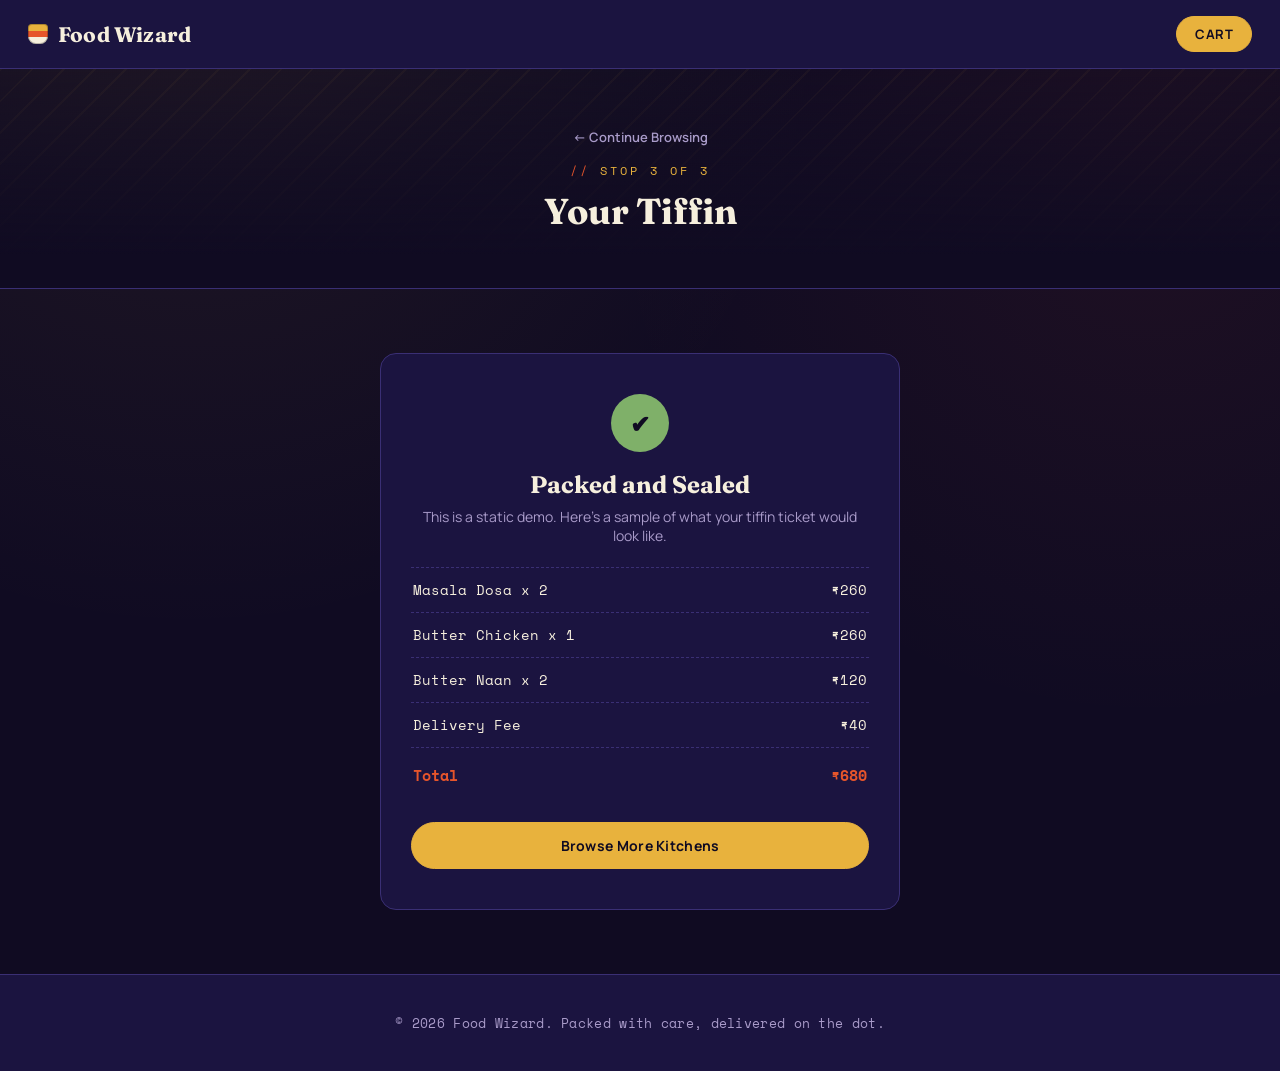
<file: cart.html>
<!DOCTYPE html>
<html lang="en">
<head>
<meta charset="UTF-8">
<meta name="viewport" content="width=device-width, initial-scale=1.0">
<title>Food Wizard | Your Tiffin</title>
<link rel="stylesheet" href="style.css">
</head>
<body>

<div class="topbar">
  <a href="index.html" class="logo">Food Wizard</a>
  <a href="cart.html" class="cart">Cart</a>
</div>

<div class="banner">
  <a href="index.html" class="back">&larr; Continue Browsing</a>
  <p class="step">Stop 3 of 3</p>
  <h1 class="title">Your Tiffin</h1>
</div>

<div class="cartwrap">
  <div class="box">
    <div class="check">&#10004;</div>
    <h2>Packed and Sealed</h2>
    <p>This is a static demo. Here's a sample of what your tiffin ticket would look like.</p>
    <ul class="list">
      <li><span>Masala Dosa x 2</span><span>&#8377;260</span></li>
      <li><span>Butter Chicken x 1</span><span>&#8377;260</span></li>
      <li><span>Butter Naan x 2</span><span>&#8377;120</span></li>
      <li><span>Delivery Fee</span><span>&#8377;40</span></li>
      <li class="total"><span>Total</span><span>&#8377;680</span></li>
    </ul>
    <a href="index.html" class="btn full">Browse More Kitchens</a>
  </div>
</div>

<div class="footer">
  <p>&copy; 2026 Food Wizard. Packed with care, delivered on the dot.</p>
</div>

</body>
</html>
</file>
<file: style.css>
/* =========================================================
   Tiffin Trail — night-bazaar theme
   Signature: dabbawala-style colour-coded tags + ticket type
   ========================================================= */

@import url('https://fonts.googleapis.com/css2?family=Fraunces:ital,opsz,wght@0,9..144,500;0,9..144,600;0,9..144,700;0,9..144,900;1,9..144,600&family=Manrope:wght@400;500;600;700;800&family=Space+Mono:wght@400;700&display=swap');

:root {
  --ink: #100b22;
  --panel: #1b1440;
  --panel-alt: #251c53;
  --hairline: #3a2f74;
  --gold: #e8b23d;
  --gold-dim: #b98d2c;
  --chili: #e6552b;
  --cream: #f6efdd;
  --muted: #a99bc9;
  --veg: #7fb069;
  --nonveg: #e6552b;
  --radius: 16px;
}

* { box-sizing: border-box; }

body {
  margin: 0;
  font-family: 'Manrope', sans-serif;
  background: var(--ink);
  color: var(--cream);
  background-image:
    radial-gradient(circle at 15% 0%, rgba(232,178,61,0.08), transparent 45%),
    radial-gradient(circle at 90% 20%, rgba(230,85,43,0.07), transparent 40%);
  background-attachment: fixed;
}

a { color: inherit; }

/* ---------- top bar ---------- */
.topbar {
  display: flex;
  justify-content: space-between;
  align-items: center;
  padding: 16px 28px;
  background: var(--panel);
  border-bottom: 1px solid var(--hairline);
  position: sticky;
  top: 0;
  z-index: 50;
}

.logo {
  color: var(--cream);
  text-decoration: none;
  font-family: 'Fraunces', serif;
  font-size: 21px;
  font-weight: 700;
  letter-spacing: 0.2px;
  display: inline-flex;
  align-items: center;
  gap: 10px;
}

.logo::before {
  content: "";
  display: inline-block;
  width: 20px;
  height: 20px;
  border-radius: 4px 4px 8px 8px;
  background: linear-gradient(180deg, var(--gold) 0%, var(--gold) 33%, var(--chili) 33%, var(--chili) 66%, var(--cream) 66%);
  box-shadow: 0 0 0 1px rgba(0,0,0,0.25) inset;
}

.cart {
  color: var(--ink);
  background: var(--gold);
  text-decoration: none;
  font-size: 13px;
  font-weight: 700;
  letter-spacing: 0.4px;
  text-transform: uppercase;
  border: 1px solid var(--gold);
  padding: 8px 18px;
  border-radius: 20px;
  transition: transform 0.15s ease, background 0.15s ease;
}

.cart:hover {
  background: var(--chili);
  border-color: var(--chili);
  color: var(--cream);
  transform: translateY(-1px);
}

/* ---------- banners ---------- */
.banner {
  padding: 56px 20px 44px;
  text-align: center;
  background:
    linear-gradient(180deg, rgba(16,11,34,0.2), var(--ink) 85%),
    repeating-linear-gradient(135deg, rgba(232,178,61,0.05) 0 2px, transparent 2px 22px);
  border-bottom: 1px solid var(--hairline);
}

.banner.welcome {
  position: relative;
  overflow: hidden;
  min-height: 78vh;
  display: flex;
  align-items: center;
  justify-content: center;
  text-align: center;
  padding: 0;
  border-bottom: none;
}

.banner.welcome .bg {
  position: absolute;
  inset: 0;
  background: url('Images/Restuarantbackground.jpg') center/cover no-repeat;
  transition: transform 1.2s ease;
  z-index: 0;
  filter: saturate(1.05);
}

.banner.welcome:hover .bg {
  transform: scale(1.06);
}

.banner.welcome .overlay {
  position: absolute;
  inset: 0;
  background:
    linear-gradient(180deg, rgba(16,11,34,0.55), rgba(16,11,34,0.88) 78%, var(--ink) 100%),
    linear-gradient(100deg, rgba(230,85,43,0.18), transparent 55%);
  z-index: 1;
}

.banner.welcome .content {
  position: relative;
  z-index: 2;
  max-width: 640px;
  padding: 0 20px;
}

.step {
  color: var(--gold);
  font-family: 'Space Mono', monospace;
  font-size: 12px;
  letter-spacing: 3px;
  text-transform: uppercase;
  margin: 0;
}

.step::before { content: "// "; color: var(--chili); }

.title {
  font-family: 'Fraunces', serif;
  font-weight: 700;
  font-size: 36px;
  margin: 12px 0;
  line-height: 1.15;
}

.banner.welcome .title {
  font-size: 50px;
  color: #ffffff;
  text-shadow: 0 4px 20px rgba(0,0,0,0.5);
}

.title span, .banner.welcome .title span {
  color: var(--gold);
  font-style: italic;
  font-weight: 600;
}

.subtitle {
  margin: 0;
  color: var(--muted);
  font-size: 15px;
}

.banner.welcome .subtitle {
  color: #efe6d4;
  font-size: 17px;
  text-shadow: 0 2px 10px rgba(0,0,0,0.4);
}

.btn {
  display: inline-block;
  margin-top: 22px;
  background: var(--gold);
  color: var(--ink);
  text-decoration: none;
  padding: 13px 30px;
  border-radius: 30px;
  font-weight: 700;
  font-size: 14px;
  letter-spacing: 0.3px;
  border: 1px solid var(--gold);
  transition: transform 0.15s ease, background 0.15s ease, color 0.15s ease;
}

.btn:hover {
  background: transparent;
  color: var(--gold);
  transform: translateY(-3px);
}

.btn.full {
  display: block;
  width: 100%;
  box-sizing: border-box;
  text-align: center;
}

.back {
  display: inline-block;
  color: var(--muted);
  text-decoration: none;
  margin-bottom: 16px;
  font-size: 13px;
  font-weight: 600;
  transition: color 0.15s ease;
}

.back:hover { color: var(--gold); }

.backlink { text-align: center; margin: 26px 0 0; }

@media (max-width: 640px) {
  .banner.welcome { min-height: 60vh; }
  .banner.welcome .title { font-size: 32px; }
}

/* ---------- section heading ---------- */
.heading {
  text-align: center;
  margin: 54px auto 30px;
  padding: 0 20px;
}

.heading h2 {
  font-family: 'Fraunces', serif;
  font-weight: 700;
  font-size: 28px;
  margin: 8px 0;
}

.heading p { color: var(--muted); }

/* ---------- restaurant table ---------- */
.tablewrap {
  max-width: 1080px;
  margin: 0 auto 70px;
  padding: 0 20px;
}

table {
  width: 100%;
  border-collapse: separate;
  border-spacing: 0 10px;
}

th {
  background: transparent;
  color: var(--gold);
  text-align: left;
  padding: 0 18px 10px;
  font-family: 'Space Mono', monospace;
  font-size: 11px;
  letter-spacing: 1.5px;
  text-transform: uppercase;
  font-weight: 400;
  border-bottom: 1px solid var(--hairline);
}

td {
  background: var(--panel);
  padding: 14px 18px;
  vertical-align: middle;
  border-top: 1px solid var(--hairline);
  border-bottom: 1px solid var(--hairline);
  position: relative;
}

td:first-child {
  border-left: 3px solid var(--gold);
  border-top-left-radius: 12px;
  border-bottom-left-radius: 12px;
}

td:last-child {
  border-right: 1px solid var(--hairline);
  border-top-right-radius: 12px;
  border-bottom-right-radius: 12px;
}

tr:hover td {
  background: var(--panel-alt);
}

.imgbox {
  width: 84px;
  height: 62px;
  border-radius: 10px;
  overflow: hidden;
  border: 1px solid var(--hairline);
}

.imgbox img {
  width: 100%;
  height: 100%;
  object-fit: cover;
  display: block;
  transition: transform 0.4s ease,filter 0.5s ease;
}
.imgbox:hover img{
  transform: scale(1.2);
  filter: brightness(1.1);
}
tr {
  transition: transform 0.3s ease;
}
tr:hover{
  transform: translateY(-5px)
}
tr:hover .imgbox img {
  transform: scale(1.15);
}

.name {
  display: block;
  font-family: 'Fraunces', serif;
  font-weight: 700;
  font-size: 16px;
  color: var(--cream);
}

.tag {
  display: inline-block;
  margin-top: 5px;
  font-family: 'Space Mono', monospace;
  font-size: 11px;
  color: var(--ink);
  background: var(--gold);
  padding: 2px 10px;
  border-radius: 4px;
  letter-spacing: 0.4px;
}

.stars { color: var(--gold); letter-spacing: 1px; }

.score {
  font-family: 'Space Mono', monospace;
  font-size: 12px;
  color: var(--muted);
}

table .btn {
  margin-top: 0;
  padding: 9px 18px;
  font-size: 12px;
}

@media (max-width: 720px) {
  table, thead, tbody, th, td, tr { display: block; }
  th { display: none; }
  td { border-left: 3px solid var(--gold); border-radius: 12px !important; margin-bottom: 4px; }
  tr { margin-bottom: 6px; display: block; }
}

/* ---------- hint text ---------- */
.info {
  max-width: 1080px;
  margin: 26px auto;
  padding: 14px 20px;
  text-align: center;
  color: var(--muted);
  font-size: 14px;
}

/* ---------- restaurant detail (shown via :target) ---------- */
.detail {
  display: none;
  max-width: 1080px;
  margin: 0 auto 20px;
  padding: 0 20px;
}

.detail:target { display: block; }

.detailimg {
  position: relative;
  border-radius: var(--radius);
  overflow: hidden;
  height: 220px;
  margin-bottom: 22px;
  border: 1px solid var(--hairline);
}

.detailimg img {
  width: 100%;
  height: 100%;
  object-fit: cover;
  display: block;
  filter: saturate(1.05);
}

.detailtext {
  position: absolute;
  left: 0;
  right: 0;
  bottom: 0;
  padding: 20px;
  background: linear-gradient(180deg, transparent, rgba(16,11,34,0.92));
}

.detailtext h2 {
  font-family: 'Fraunces', serif;
  margin: 0;
  font-size: 26px;
  color: #ffffff;
}

.detailtag {
  display: inline-block;
  margin-top: 8px;
  background: var(--chili);
  color: #ffffff;
  padding: 4px 14px;
  border-radius: 20px;
  font-size: 12px;
  font-family: 'Space Mono', monospace;
  letter-spacing: 0.3px;
}

/* ---------- card grid (cuisine picks + dish cards) ---------- */
.grid {
  display: grid;
  grid-template-columns: repeat(auto-fit, minmax(230px, 1fr));
  gap: 20px;
  max-width: 1080px;
  margin: 0 auto 64px;
  padding: 0 20px;
}

.card {
  display: block;
  background: var(--panel);
  border: 1px solid var(--hairline);
  border-radius: var(--radius);
  overflow: hidden;
  text-decoration: none;
  color: var(--cream);
  transition: transform 0.18s ease, border-color 0.18s ease;
}

.card:hover {
  transform: translateY(-4px);
  border-color: var(--gold);
}

.cardimg {
  height: 132px;
  overflow: hidden;
  position: relative;
}

.cardimg::after {
  content: "";
  position: absolute;
  inset: 0;
  background: linear-gradient(180deg, transparent 60%, rgba(16,11,34,0.5));
}

.cardimg img {
  width: 100%;
  height: 100%;
  object-fit: cover;
  display: block;
}

.cardtitle {
  font-family: 'Fraunces', serif;
  font-weight: 600;
  font-size: 17px;
  margin: 16px 16px 6px;
  display: flex;
  align-items: center;
  gap: 8px;
}

.cardtext {
  color: var(--muted);
  font-size: 14px;
  margin: 0 16px 16px;
  line-height: 1.5;
}

/* ---------- veg / non-veg legend + dots ---------- */
.legend {
  display: flex;
  justify-content: center;
  gap: 24px;
  max-width: 1080px;
  margin: 22px auto;
  padding: 0 20px;
  font-size: 12px;
  font-family: 'Space Mono', monospace;
  letter-spacing: 0.3px;
  color: var(--muted);
}

.dot {
  display: inline-block;
  width: 11px;
  height: 11px;
  border-radius: 3px;
  margin-right: 7px;
  vertical-align: -1px;
  box-shadow: 0 0 0 2px rgba(246,239,221,0.08);
}

.dot.veg { background: var(--veg); }
.dot.nonveg { background: var(--nonveg); }

/* ---------- price + add to cart ---------- */
.price {
  font-family: 'Space Mono', monospace;
  font-weight: 700;
  font-size: 17px;
  margin: 0 16px 14px;
  color: var(--gold);
}

.price small {
  font-weight: 400;
  color: var(--muted);
  font-size: 11px;
  font-family: 'Manrope', sans-serif;
}

.addbtn {
  display: block;
  text-align: center;
  background: transparent;
  color: var(--gold);
  text-decoration: none;
  font-weight: 700;
  font-size: 13px;
  letter-spacing: 0.3px;
  text-transform: uppercase;
  padding: 12px;
  margin: 0 16px 16px;
  border-radius: 10px;
  border: 1px solid var(--gold-dim);
  transition: background 0.15s ease, color 0.15s ease;
}

.addbtn:hover {
  background: var(--gold);
  color: var(--ink);
}

/* ---------- cart / receipt page ---------- */
.cartwrap {
  max-width: 560px;
  margin: 0 auto;
  padding: 64px 20px;
}

.box {
  background: var(--panel);
  border: 1px solid var(--hairline);
  border-radius: var(--radius);
  padding: 40px 30px;
  text-align: center;
  position: relative;
}

.check {
  width: 58px;
  height: 58px;
  margin: 0 auto 18px;
  border-radius: 50%;
  background: var(--veg);
  color: var(--ink);
  display: flex;
  align-items: center;
  justify-content: center;
  font-size: 24px;
  font-weight: 700;
}

.box h2 {
  font-family: 'Fraunces', serif;
  margin: 0 0 8px;
  font-size: 24px;
}

.box p {
  color: var(--muted);
  margin: 0 0 22px;
  font-size: 14px;
}

.list {
  list-style: none;
  margin: 0 0 24px;
  padding: 0;
  text-align: left;
  font-family: 'Space Mono', monospace;
  border-top: 1px dashed var(--hairline);
}

.list li {
  display: flex;
  justify-content: space-between;
  padding: 12px 2px;
  border-bottom: 1px dashed var(--hairline);
  font-size: 13.5px;
  color: var(--cream);
}

.list li.total {
  font-weight: 700;
  border-bottom: none;
  padding-top: 16px;
  color: var(--chili);
  font-size: 15px;
}

/* ---------- footer ---------- */
.footer {
  background: var(--panel);
  color: var(--muted);
  text-align: center;
  padding: 26px;
  font-size: 12.5px;
  border-top: 1px solid var(--hairline);
  font-family: 'Space Mono', monospace;
  letter-spacing: 0.3px;
}

/* ---------- small screens ---------- */
@media (max-width: 640px) {
  .topbar { padding: 12px 16px; }
  .banner { padding: 42px 16px 36px; }
  .title { font-size: 28px; }
}
</file>
